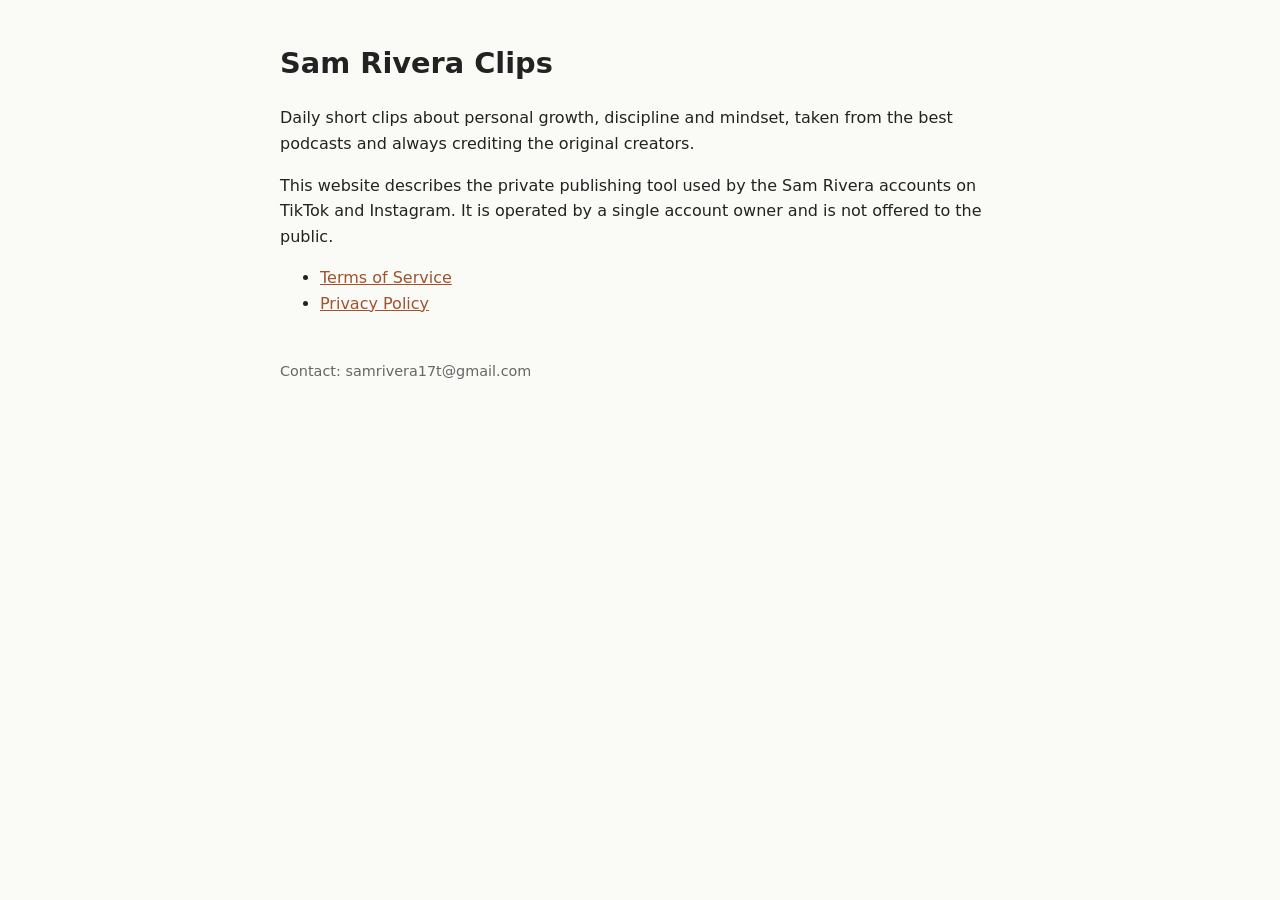
<file: index.html>
<!doctype html><html lang="en"><head><meta charset="utf-8"><meta name="viewport" content="width=device-width,initial-scale=1"><title>Sam Rivera Clips</title><style>body{font-family:system-ui,sans-serif;max-width:720px;margin:40px auto;padding:0 16px;line-height:1.6;color:#222;background:#fafaf7}h1{font-size:1.8rem}h2{font-size:1.15rem;margin-top:1.6em}a{color:#a0522d}footer{margin-top:3em;font-size:.9rem;color:#666}</style></head><body>
<h1>Sam Rivera Clips</h1>
<p>Daily short clips about personal growth, discipline and mindset, taken from the best podcasts and always crediting the original creators.</p>
<p>This website describes the private publishing tool used by the Sam Rivera accounts on TikTok and Instagram. It is operated by a single account owner and is not offered to the public.</p>
<ul><li><a href="terms.html">Terms of Service</a></li><li><a href="privacy.html">Privacy Policy</a></li></ul>
<footer>Contact: samrivera17t@gmail.com</footer></body></html>
</file>
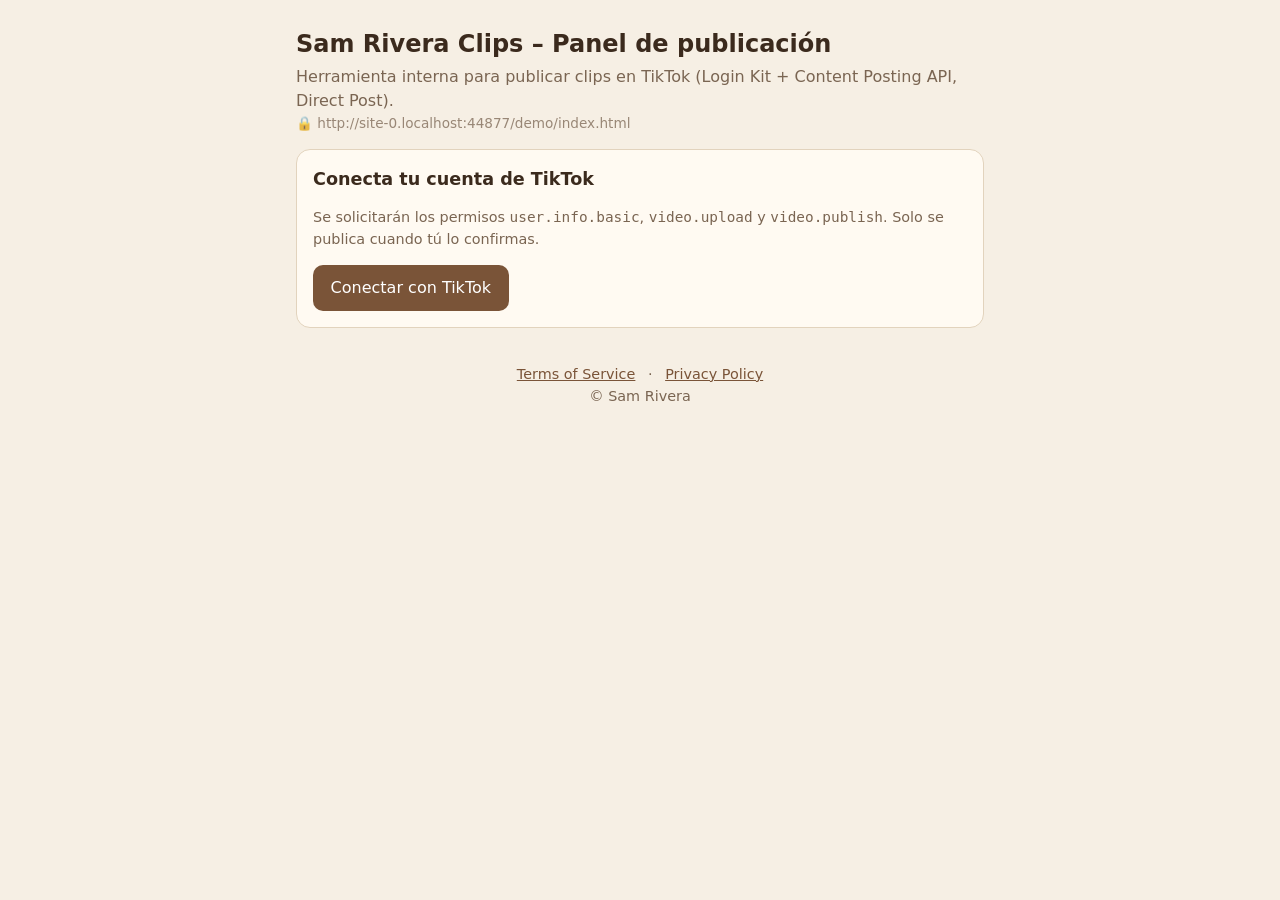
<file: demo/index.html>
<!doctype html>
<html lang="es">
<head>
<meta charset="utf-8">
<meta name="viewport" content="width=device-width,initial-scale=1">
<title>Sam Rivera Clips – Panel de publicación</title>
<link rel="stylesheet" href="style.css">
</head>
<body>
<div class="wrap">
  <header>
    <h1>Sam Rivera Clips – Panel de publicación</h1>
    <p>Herramienta interna para publicar clips en TikTok (Login Kit + Content Posting API, Direct Post).</p>
    <p style="font-size:.85rem;opacity:.75">🔒 <span id="site-url"></span></p>
    <script>document.getElementById("site-url").textContent = location.origin + location.pathname;</script>
  </header>

  <div id="globalErr" class="notice err hidden" role="alert"></div>

  <!-- Desconectado -->
  <section id="viewOut" class="card">
    <h2>Conecta tu cuenta de TikTok</h2>
    <p class="muted">Se solicitarán los permisos <code>user.info.basic</code>, <code>video.upload</code> y <code>video.publish</code>. Solo se publica cuando tú lo confirmas.</p>
    <button id="btnConnect" type="button">Conectar con TikTok</button>
  </section>

  <!-- Conectado -->
  <section id="viewIn" class="hidden">
    <div class="card">
      <div class="row between">
        <div class="row">
          <img id="uAvatar" class="avatar" alt="" hidden>
          <div>
            <div id="uName" style="font-weight:700">…</div>
            <div class="muted">Cuenta TikTok conectada</div>
          </div>
        </div>
        <button id="btnDisconnect" class="secondary" type="button">Desconectar</button>
      </div>
    </div>

    <div class="card">
      <h2>Publicar en TikTok</h2>

      <div id="creatorBox" class="row" style="margin-bottom:8px">
        <img id="cAvatar" class="avatar" alt="" hidden>
        <div>
          <div class="muted">Publicando en la cuenta:</div>
          <div id="cName" style="font-weight:700">Consultando creator info…</div>
        </div>
      </div>
      <div id="creatorBlock" class="notice err hidden" role="alert"></div>

      <h3 style="font-size:1rem;margin:12px 0 6px">Vista previa del clip</h3>
      <video id="preview" src="sample.mp4" controls playsinline preload="metadata"></video>
      <div class="muted" style="text-align:center;margin-top:4px">Clip de muestra · <span id="vDur">…</span></div>
      <div id="durErr" class="notice err hidden" role="alert"></div>

      <label class="field" for="caption">Descripción / título (editable)</label>
      <textarea id="caption" maxlength="2200">La disciplina te lleva a donde la motivación no llega. 💪 #motivacion #mentalidad #disciplina

🎙️ Podcast | Invitado</textarea>
      <div class="counter"><span id="capCount">0</span>/2200</div>

      <label class="field" for="privacy">Quién puede ver este video</label>
      <select id="privacy" disabled>
        <option value="" selected disabled>Selecciona una opción…</option>
      </select>
      <div id="privacyNote" class="muted"></div>

      <label class="field">Interacciones permitidas</label>
      <div class="opt" id="optComment"><input type="checkbox" id="allowComment"><label for="allowComment">Allow Comment (permitir comentarios)</label></div>
      <div class="opt" id="optDuet"><input type="checkbox" id="allowDuet"><label for="allowDuet">Allow Duet (permitir dúos)</label></div>
      <div class="opt" id="optStitch"><input type="checkbox" id="allowStitch"><label for="allowStitch">Allow Stitch (permitir stitch)</label></div>

      <label class="field">Commercial content disclosure (divulgación de contenido comercial)</label>
      <div class="opt" id="optDisclose" title="You need to indicate if your content promotes yourself, a third party, or both.">
        <input type="checkbox" id="discloseToggle">
        <label for="discloseToggle">Este contenido promociona a ti mismo, una marca, un producto o un servicio</label>
      </div>
      <div id="discloseBox" class="sub hidden">
        <div class="opt"><input type="checkbox" id="brandOrganic"><label for="brandOrganic">Your brand</label></div>
        <div class="opt" id="optBranded"><input type="checkbox" id="brandedContent"><label for="brandedContent">Branded content</label></div>
        <div id="discloseLabel" class="notice"></div>
        <div id="discloseNeed" class="notice warn hidden">Selecciona al menos una opción para poder publicar.</div>
      </div>

      <p id="consent" class="consent"></p>
      <div class="notice">Después de publicar, el contenido puede tardar unos minutos en procesarse y aparecer en tu perfil.</div>

      <button id="btnPublish" type="button" disabled>Publicar</button>
      <span id="publishHint" class="muted" style="margin-left:8px">Elige quién puede ver el video para habilitar «Publicar».</span>
    </div>

    <div id="statusCard" class="card hidden">
      <h2>Estado de la publicación</h2>
      <ul class="timeline" id="timeline"></ul>
      <div id="statusMeta" class="muted"></div>
      <div id="statusResult" class="notice hidden"></div>
    </div>
  </section>

  <footer>
    <a href="../terms.html">Terms of Service</a> · <a href="../privacy.html">Privacy Policy</a>
    <div>© Sam Rivera</div>
  </footer>
</div>
<script src="config.js"></script>
<script src="common.js"></script>
<script src="app.js"></script>
</body>
</html>
</file>
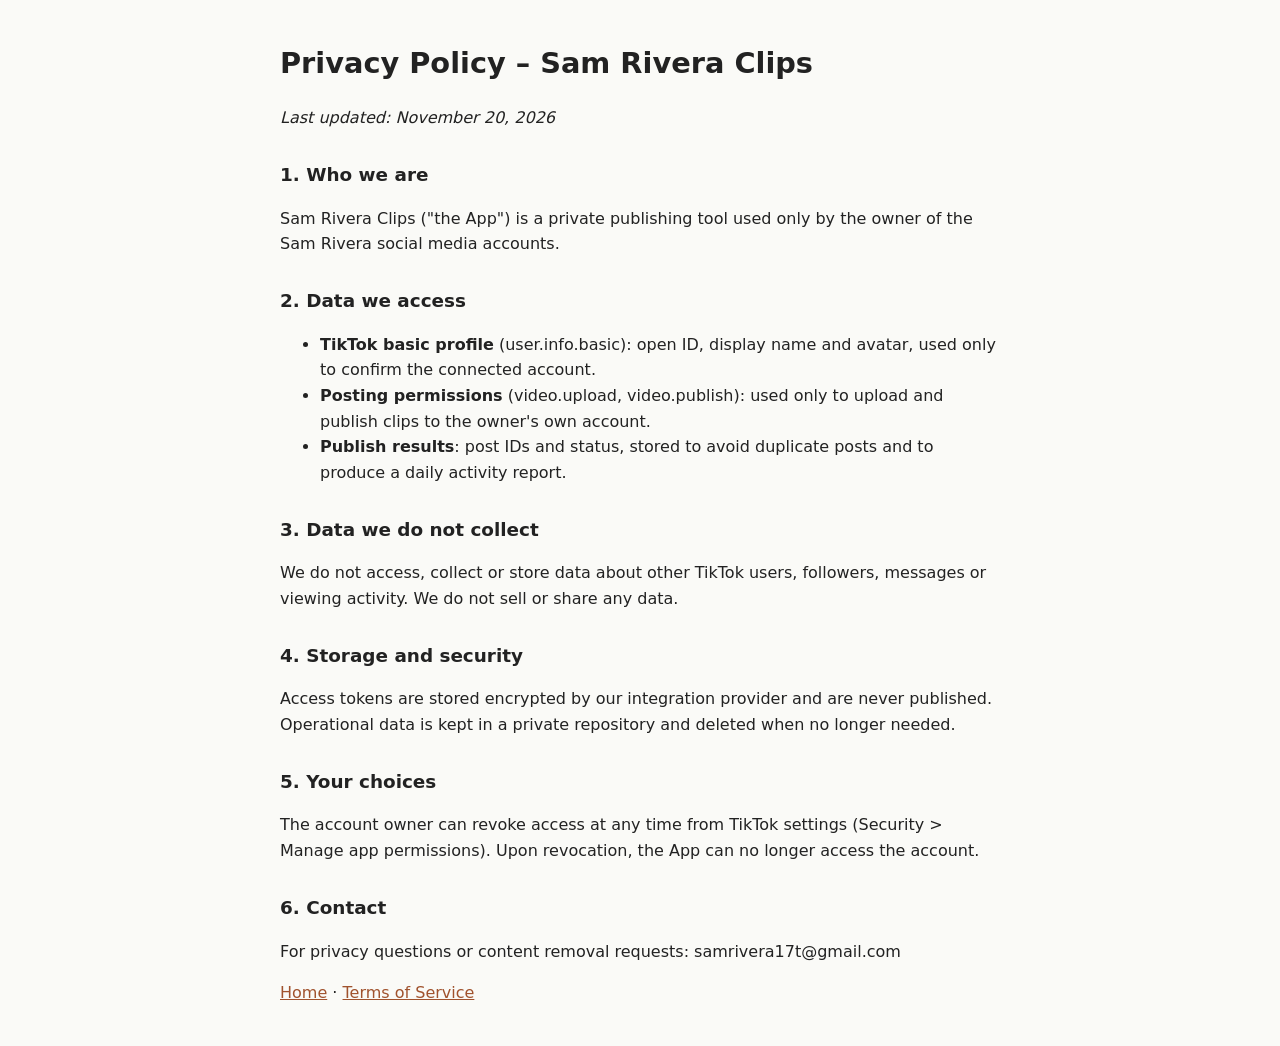
<file: privacy.html>
<!doctype html><html lang="en"><head><meta charset="utf-8"><meta name="viewport" content="width=device-width,initial-scale=1"><title>Privacy Policy</title><style>body{font-family:system-ui,sans-serif;max-width:720px;margin:40px auto;padding:0 16px;line-height:1.6;color:#222;background:#fafaf7}h1{font-size:1.8rem}h2{font-size:1.15rem;margin-top:1.6em}a{color:#a0522d}footer{margin-top:3em;font-size:.9rem;color:#666}</style></head><body>
<h1>Privacy Policy – Sam Rivera Clips</h1>
<p><em>Last updated: November 20, 2026</em></p>
<h2>1. Who we are</h2>
<p>Sam Rivera Clips ("the App") is a private publishing tool used only by the owner of the Sam Rivera social media accounts.</p>
<h2>2. Data we access</h2>
<ul>
<li><strong>TikTok basic profile</strong> (user.info.basic): open ID, display name and avatar, used only to confirm the connected account.</li>
<li><strong>Posting permissions</strong> (video.upload, video.publish): used only to upload and publish clips to the owner's own account.</li>
<li><strong>Publish results</strong>: post IDs and status, stored to avoid duplicate posts and to produce a daily activity report.</li>
</ul>
<h2>3. Data we do not collect</h2>
<p>We do not access, collect or store data about other TikTok users, followers, messages or viewing activity. We do not sell or share any data.</p>
<h2>4. Storage and security</h2>
<p>Access tokens are stored encrypted by our integration provider and are never published. Operational data is kept in a private repository and deleted when no longer needed.</p>
<h2>5. Your choices</h2>
<p>The account owner can revoke access at any time from TikTok settings (Security &gt; Manage app permissions). Upon revocation, the App can no longer access the account.</p>
<h2>6. Contact</h2>
<p>For privacy questions or content removal requests: samrivera17t@gmail.com</p>
<p><a href="index.html">Home</a> · <a href="terms.html">Terms of Service</a></p></body></html>
</file>
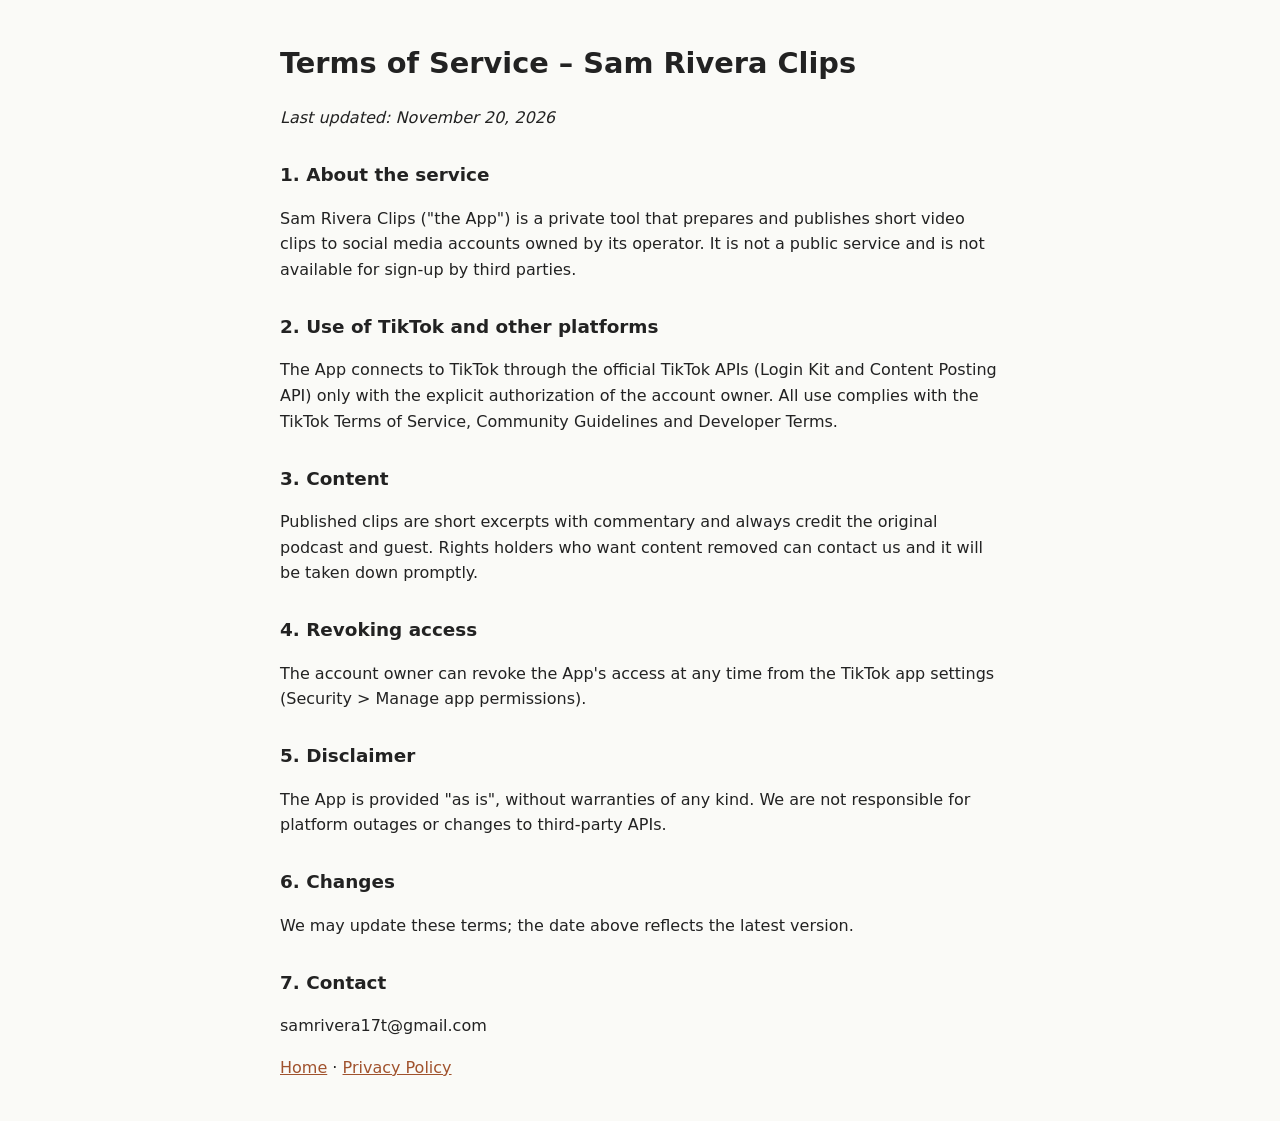
<file: terms.html>
<!doctype html><html lang="en"><head><meta charset="utf-8"><meta name="viewport" content="width=device-width,initial-scale=1"><title>Terms of Service</title><style>body{font-family:system-ui,sans-serif;max-width:720px;margin:40px auto;padding:0 16px;line-height:1.6;color:#222;background:#fafaf7}h1{font-size:1.8rem}h2{font-size:1.15rem;margin-top:1.6em}a{color:#a0522d}footer{margin-top:3em;font-size:.9rem;color:#666}</style></head><body>
<h1>Terms of Service – Sam Rivera Clips</h1>
<p><em>Last updated: November 20, 2026</em></p>
<h2>1. About the service</h2>
<p>Sam Rivera Clips ("the App") is a private tool that prepares and publishes short video clips to social media accounts owned by its operator. It is not a public service and is not available for sign-up by third parties.</p>
<h2>2. Use of TikTok and other platforms</h2>
<p>The App connects to TikTok through the official TikTok APIs (Login Kit and Content Posting API) only with the explicit authorization of the account owner. All use complies with the TikTok Terms of Service, Community Guidelines and Developer Terms.</p>
<h2>3. Content</h2>
<p>Published clips are short excerpts with commentary and always credit the original podcast and guest. Rights holders who want content removed can contact us and it will be taken down promptly.</p>
<h2>4. Revoking access</h2>
<p>The account owner can revoke the App's access at any time from the TikTok app settings (Security &gt; Manage app permissions).</p>
<h2>5. Disclaimer</h2>
<p>The App is provided "as is", without warranties of any kind. We are not responsible for platform outages or changes to third-party APIs.</p>
<h2>6. Changes</h2>
<p>We may update these terms; the date above reflects the latest version.</p>
<h2>7. Contact</h2>
<p>samrivera17t@gmail.com</p>
<p><a href="index.html">Home</a> · <a href="privacy.html">Privacy Policy</a></p></body></html>
</file>
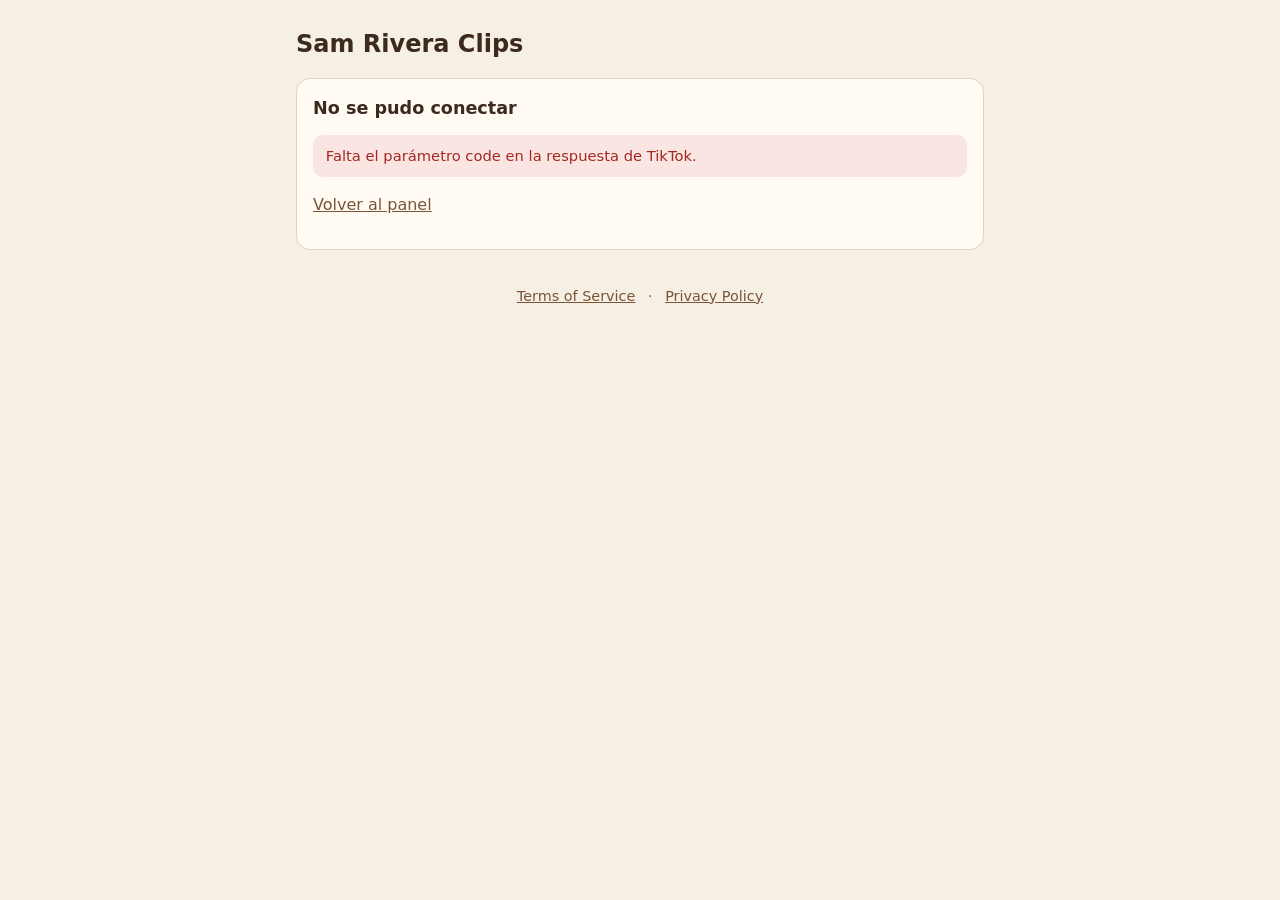
<file: demo/callback.html>
<!doctype html>
<html lang="es">
<head>
<meta charset="utf-8">
<meta name="viewport" content="width=device-width,initial-scale=1">
<title>Conectando con TikTok – Sam Rivera Clips</title>
<link rel="stylesheet" href="style.css">
</head>
<body>
<div class="wrap">
  <header><h1>Sam Rivera Clips</h1></header>
  <div class="card">
    <h2 id="title">Conectando con TikTok…</h2>
    <p id="msg" class="muted">Validando la autorización.</p>
    <div id="err" class="notice err hidden"></div>
    <p><a id="back" class="hidden" href="index.html">Volver al panel</a></p>
  </div>
  <footer><a href="../terms.html">Terms of Service</a> · <a href="../privacy.html">Privacy Policy</a></footer>
</div>
<script src="config.js"></script>
<script src="common.js"></script>
<script>
(async function () {
  const $ = (id) => document.getElementById(id);
  function showError(text, meta) {
    $("title").textContent = "No se pudo conectar";
    $("msg").textContent = "";
    const box = $("err");
    box.textContent = text + (meta ? "  [" + meta + "]" : "");
    box.classList.remove("hidden");
    $("back").classList.remove("hidden");
  }
  const q = new URLSearchParams(location.search);
  const expected = sessionStorage.getItem(SR.STATE_KEY);
  sessionStorage.removeItem(SR.STATE_KEY); // un solo uso

  if (q.get("error")) {
    return showError("TikTok devolvió un error: " + (q.get("error_description") || q.get("error")), "error: " + q.get("error"));
  }
  const code = q.get("code");
  const state = q.get("state");
  if (!code) return showError("Falta el parámetro code en la respuesta de TikTok.");
  if (!expected || !state || state !== expected) {
    return showError("El parámetro state no coincide (posible CSRF o sesión caducada). Vuelve a iniciar la conexión.");
  }
  try {
    const data = await SR.api("/auth/token", { method: "POST", body: { code }, auth: false });
    SR.Session.set({ access_token: data.access_token, open_id: data.open_id, scope: data.scope, expires_at: data.expires_at });
    history.replaceState(null, "", "callback.html"); // quita code de la URL
    location.replace("index.html");
  } catch (e) {
    const d = SR.describeError(e);
    showError(d.text, d.meta);
  }
})();
</script>
</body>
</html>
</file>
<file: demo/style.css>
:root{
  --bg:#f6efe4; --card:#fffaf2; --ink:#3b2a1d; --muted:#7a6552; --line:#e2d3bd;
  --brand:#7a5438; --brand-ink:#fff; --ok:#2f6b3a; --warn:#8a5a00; --err:#a3281f;
}
*{box-sizing:border-box}
body{margin:0;background:var(--bg);color:var(--ink);font:16px/1.5 system-ui,-apple-system,"Segoe UI",Roboto,sans-serif}
.wrap{max-width:720px;margin:0 auto;padding:16px}
header h1{font-size:1.5rem;margin:.6rem 0 .2rem}
header p{margin:0;color:var(--muted)}
.card{background:var(--card);border:1px solid var(--line);border-radius:14px;padding:16px;margin:16px 0}
.card h2{font-size:1.1rem;margin:0 0 .6rem}
button,.btn{font:inherit;background:var(--brand);color:var(--brand-ink);border:0;border-radius:10px;padding:.7rem 1.1rem;cursor:pointer}
button.secondary{background:transparent;color:var(--brand);border:1px solid var(--brand)}
button:disabled{opacity:.45;cursor:not-allowed}
.row{display:flex;gap:12px;align-items:center;flex-wrap:wrap}
.row.between{justify-content:space-between}
.avatar{width:48px;height:48px;border-radius:50%;object-fit:cover;background:var(--line)}
.muted{color:var(--muted);font-size:.9rem}
video{width:100%;max-width:260px;aspect-ratio:9/16;background:#000;border-radius:12px;display:block;margin:0 auto}
label.field{display:block;font-weight:600;margin:14px 0 4px}
textarea,select{width:100%;font:inherit;padding:.6rem;border:1px solid var(--line);border-radius:10px;background:#fff;color:var(--ink)}
textarea{min-height:110px;resize:vertical}
.counter{text-align:right;font-size:.8rem;color:var(--muted)}
.opt{display:flex;gap:10px;align-items:flex-start;margin:8px 0}
.opt input{margin-top:.3rem;width:18px;height:18px;flex:none}
.opt.disabled{opacity:.5}
.sub{margin-left:28px;padding-left:12px;border-left:3px solid var(--line)}
.notice{border-radius:10px;padding:.6rem .8rem;margin:12px 0;font-size:.92rem;background:#f1e6d3}
.notice.err{background:#fbe5e2;color:var(--err)}
.notice.warn{background:#fbf0d4;color:var(--warn)}
.notice.ok{background:#e1f1e3;color:var(--ok)}
.consent{font-size:.88rem;margin:14px 0 8px}
a{color:var(--brand)}
.timeline{list-style:none;margin:0;padding:0}
.timeline li{display:flex;gap:10px;align-items:flex-start;padding:6px 0;color:var(--muted)}
.timeline li .dot{width:14px;height:14px;border-radius:50%;border:2px solid var(--line);margin-top:.35rem;flex:none}
.timeline li.active{color:var(--ink);font-weight:600}
.timeline li.active .dot{border-color:var(--brand);background:var(--brand)}
.timeline li.done{color:var(--ok)}
.timeline li.done .dot{background:var(--ok);border-color:var(--ok)}
.timeline li.failed{color:var(--err);font-weight:600}
.timeline li.failed .dot{background:var(--err);border-color:var(--err)}
.hidden{display:none!important}
footer{text-align:center;padding:20px 0 40px;color:var(--muted);font-size:.9rem}
footer a{margin:0 8px}
pre.raw{white-space:pre-wrap;word-break:break-word;font-size:.8rem;background:#fff;border:1px solid var(--line);border-radius:8px;padding:8px;margin:8px 0 0}
</file>
